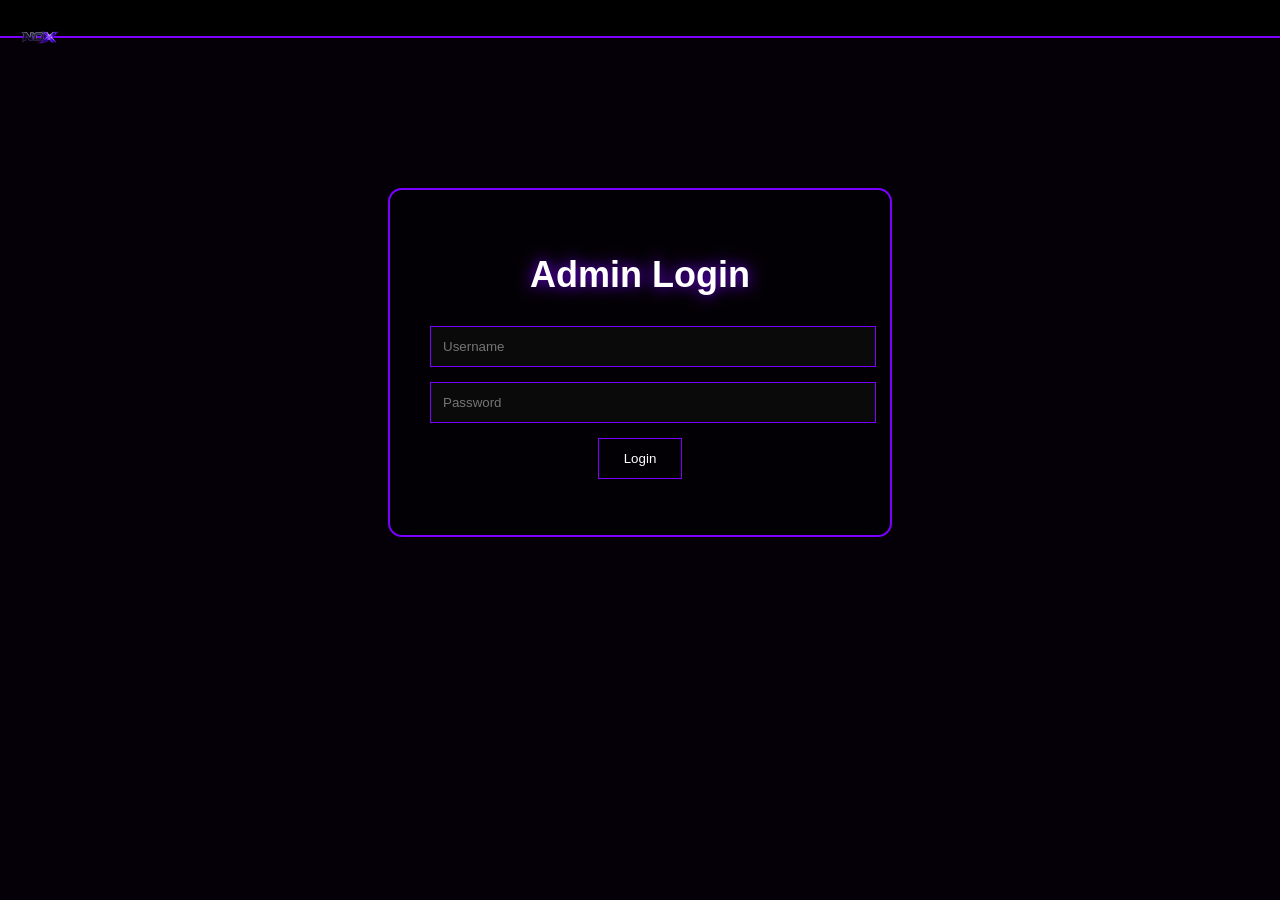
<file: admin.html>
<!DOCTYPE html>
<html lang="en">
<head>
<meta charset="UTF-8">
<title>NOX Admin Panel</title>
<link rel="icon" type="image/png" href="assets/favicon.png">

<style>

/* PAGE */

body{
margin:0;
font-family:Arial;
background:#050008;
color:white;
}

/* NAVBAR */

.navbar{
display:flex;
justify-content:center;
align-items:center;
padding:18px;
background:black;
border-bottom:2px solid #7a00ff;
}

.logo{
position:absolute;
left:20px;
height:40px;
}

/* TITLE */

.title{
text-align:center;
margin-top:100px;
font-size:40px;
text-shadow:0 0 20px #7a00ff;
}

/* TABS */

.tabs{

display:flex;
justify-content:center;
gap:15px;
margin-top:30px;

}

.tab{

padding:10px 18px;

border:1px solid #7a00ff;
background:rgba(0,0,0,.4);

cursor:pointer;

}

.tab.active{
background:#7a00ff;
}

/* PANELS */

.panel{

display:none;

max-width:900px;
margin:30px auto;

background:rgba(0,0,0,.35);

border:2px solid #7a00ff;

padding:25px;

border-radius:12px;

}

.panel.active{
display:block;
}

/* INPUTS */

input{

width:100%;
padding:10px;
margin-bottom:10px;

background:#0a0a0a;

border:1px solid #7a00ff;

color:white;

}

/* BUTTON */

button{

padding:10px 16px;

border:1px solid #7a00ff;

background:transparent;

color:white;

cursor:pointer;

}

button:hover{

background:#7a00ff;

box-shadow:0 0 15px #7a00ff;

}

/* LIST */

.item{

display:flex;
justify-content:space-between;

border:1px solid #7a00ff;

padding:8px;
margin-top:8px;

}

/* APPROVAL */

.approve{
background:green;
border:none;
}

.reject{
background:red;
border:none;
}

/* VIDEO PREVIEW */

.preview video{
width:100%;
margin-top:10px;
}
#dropZone{

border:2px dashed #7a00ff;

padding:40px;

text-align:center;

margin-bottom:15px;

cursor:pointer;

}

#clipPreview{

width:100%;
margin-top:10px;

}
</style>

</head>

<body>

<script>
if(localStorage.getItem("noxAdmin") !== "true"){
window.location.href="login.html"
}
</script>

<nav class="navbar">
<a href="index.html">
<img src="assets/logo.png" class="logo">
</a>
</nav>

<h1 class="title">NOX Admin Dashboard</h1>


<!-- TABS -->

<div class="tabs">

<div class="tab active" onclick="openTab('clips')">🎥 Clips</div>
<div class="tab" onclick="openTab('roster')">👤 Roster</div>
<div class="tab" onclick="openTab('applications')">📄 Applications</div>

</div>


<!-- CLIPS PANEL -->

<div id="clips" class="panel active">

<h3>Upload Clip</h3>

<div id="dropZone">Drag & Drop Clip Here</div>

<input id="clipTitle" placeholder="Clip Title">
<input id="clipPlayer" placeholder="Player Name">

<video id="clipPreview" controls></video>

<button onclick="saveClip()">Save Clip</button>

<div id="clipList"></div>

</div>


<!-- ROSTER PANEL -->

<div id="roster" class="panel">

<h3>Add Player</h3>

<input id="playerName" placeholder="Player Name">
<input id="playerRole" placeholder="Role">

<button onclick="addPlayer()">Add Player</button>

<div id="playerList"></div>

</div>


<!-- APPLICATIONS PANEL -->

<div id="applications" class="panel">

<h3>Join Applications</h3>

<div id="applicationList"></div>

</div>

#playerPreview{

width:120px;
margin-top:10px;

}


<script>

/* STORAGE */

let clips = JSON.parse(localStorage.getItem("noxClips")) || []
let players = JSON.parse(localStorage.getItem("noxPlayers")) || []
let applications = JSON.parse(localStorage.getItem("noxApplications")) || []


/* TAB SYSTEM */

function openTab(id){

document.querySelectorAll(".panel").forEach(p=>p.classList.remove("active"))
document.querySelectorAll(".tab").forEach(t=>t.classList.remove("active"))

document.getElementById(id).classList.add("active")

event.target.classList.add("active")

}


/* CLIP PREVIEW */

function previewClip(){

const url=document.getElementById("clipURL").value

document.getElementById("clipPreview").innerHTML=
`<video controls><source src="${url}"></video>`

}


/* ADD CLIP */

function addClip(){

const title=document.getElementById("clipTitle").value
const player=document.getElementById("clipPlayer").value
const url=document.getElementById("clipURL").value

clips.push({title,player,url})

localStorage.setItem("noxClips",JSON.stringify(clips))

renderClips()

}


/* CLIP LIST */

function renderClips(){

const list=document.getElementById("clipList")
list.innerHTML=""

clips.forEach((clip,i)=>{

const div=document.createElement("div")

div.className="item"

div.innerHTML=`
${clip.title} - ${clip.player}
<button onclick="deleteClip(${i})">X</button>
`

list.appendChild(div)

})

}


function deleteClip(i){

clips.splice(i,1)

localStorage.setItem("noxClips",JSON.stringify(clips))

renderClips()

}


/* PLAYERS */

function addPlayer(){

const name=document.getElementById("playerName").value
const role=document.getElementById("playerRole").value

players.push({name,role})

localStorage.setItem("noxPlayers",JSON.stringify(players))

renderPlayers()

}


function renderPlayers(){

const list=document.getElementById("playerList")

list.innerHTML=""

players.forEach((p,i)=>{

const div=document.createElement("div")

div.className="item"

div.innerHTML=`
${p.name} - ${p.role}
<button onclick="deletePlayer(${i})">X</button>
`

list.appendChild(div)

})

}


function deletePlayer(i){

players.splice(i,1)

localStorage.setItem("noxPlayers",JSON.stringify(players))

renderPlayers()

}


/* APPLICATIONS */

function renderApplications(){

const list=document.getElementById("applicationList")

applications.forEach((app,i)=>{

const div=document.createElement("div")

div.className="item"

div.innerHTML=`
${app.name} - ${app.game}

<div>
<button class="approve">Approve</button>
<button class="reject">Reject</button>
</div>
`

list.appendChild(div)

})

}
let clipFile = null

const dropZone = document.getElementById("dropZone")

dropZone.addEventListener("dragover", e=>{
e.preventDefault()
})

dropZone.addEventListener("drop", e=>{

e.preventDefault()

clipFile = e.dataTransfer.files[0]

const url = URL.createObjectURL(clipFile)

document.getElementById("clipPreview").src = url

})


function saveClip(){

const title = document.getElementById("clipTitle").value
const player = document.getElementById("clipPlayer").value

const reader = new FileReader()

reader.onload = function(){

const clips = JSON.parse(localStorage.getItem("noxClips")) || []

clips.push({
title:title,
player:player,
url:reader.result
})

localStorage.setItem("noxClips",JSON.stringify(clips))

renderClips()

}

reader.readAsDataURL(clipFile)

}

const imgInput = document.getElementById("playerImage")

imgInput.addEventListener("change", function(){

const file = this.files[0]

document.getElementById("playerPreview").src =
URL.createObjectURL(file)

})


function addPlayer(){

const name = document.getElementById("playerName").value
const role = document.getElementById("playerRole").value
const file = imgInput.files[0]

const reader = new FileReader()

reader.onload = function(){

const players = JSON.parse(localStorage.getItem("noxPlayers")) || []

players.push({
name:name,
role:role,
image:reader.result
})

localStorage.setItem("noxPlayers",JSON.stringify(players))

renderPlayers()

}

reader.readAsDataURL(file)

}


/* LOAD DATA */

renderClips()
renderPlayers()
renderApplications()

</script>

</body>
</html>
</file>
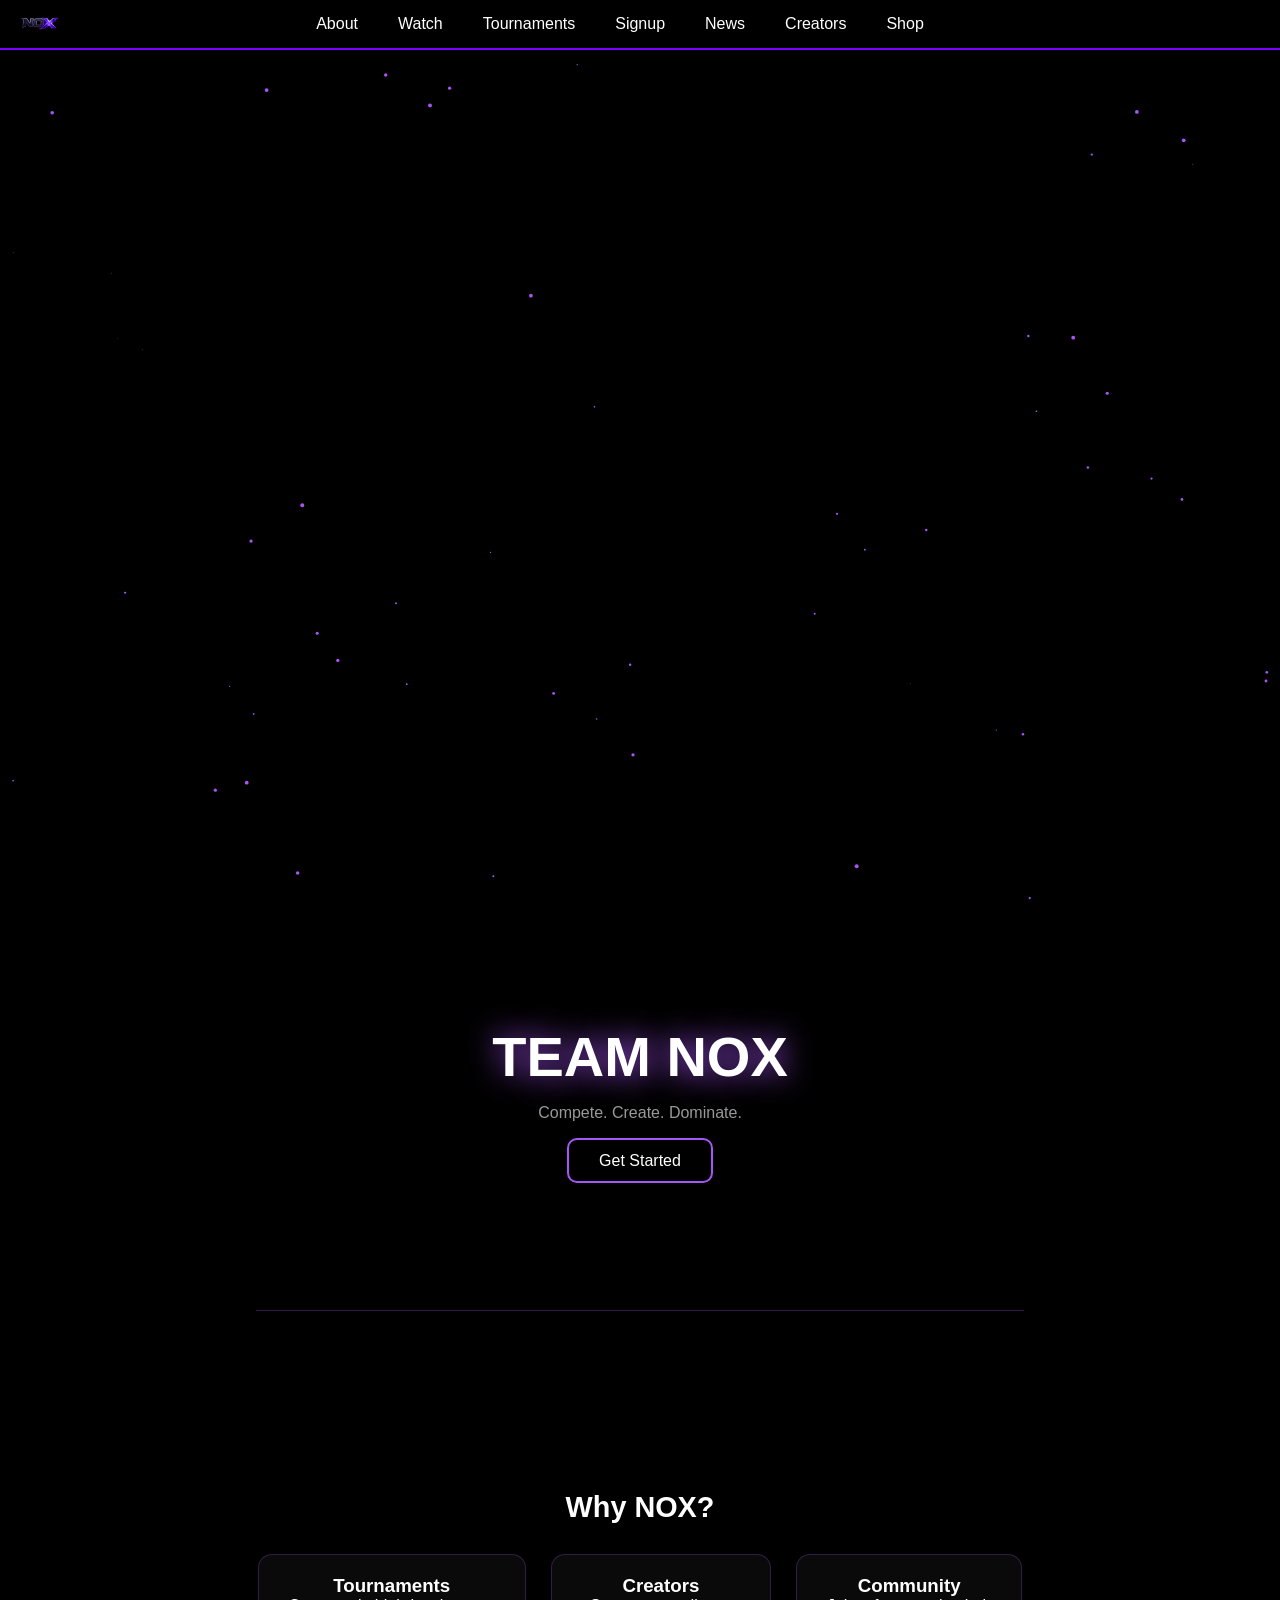
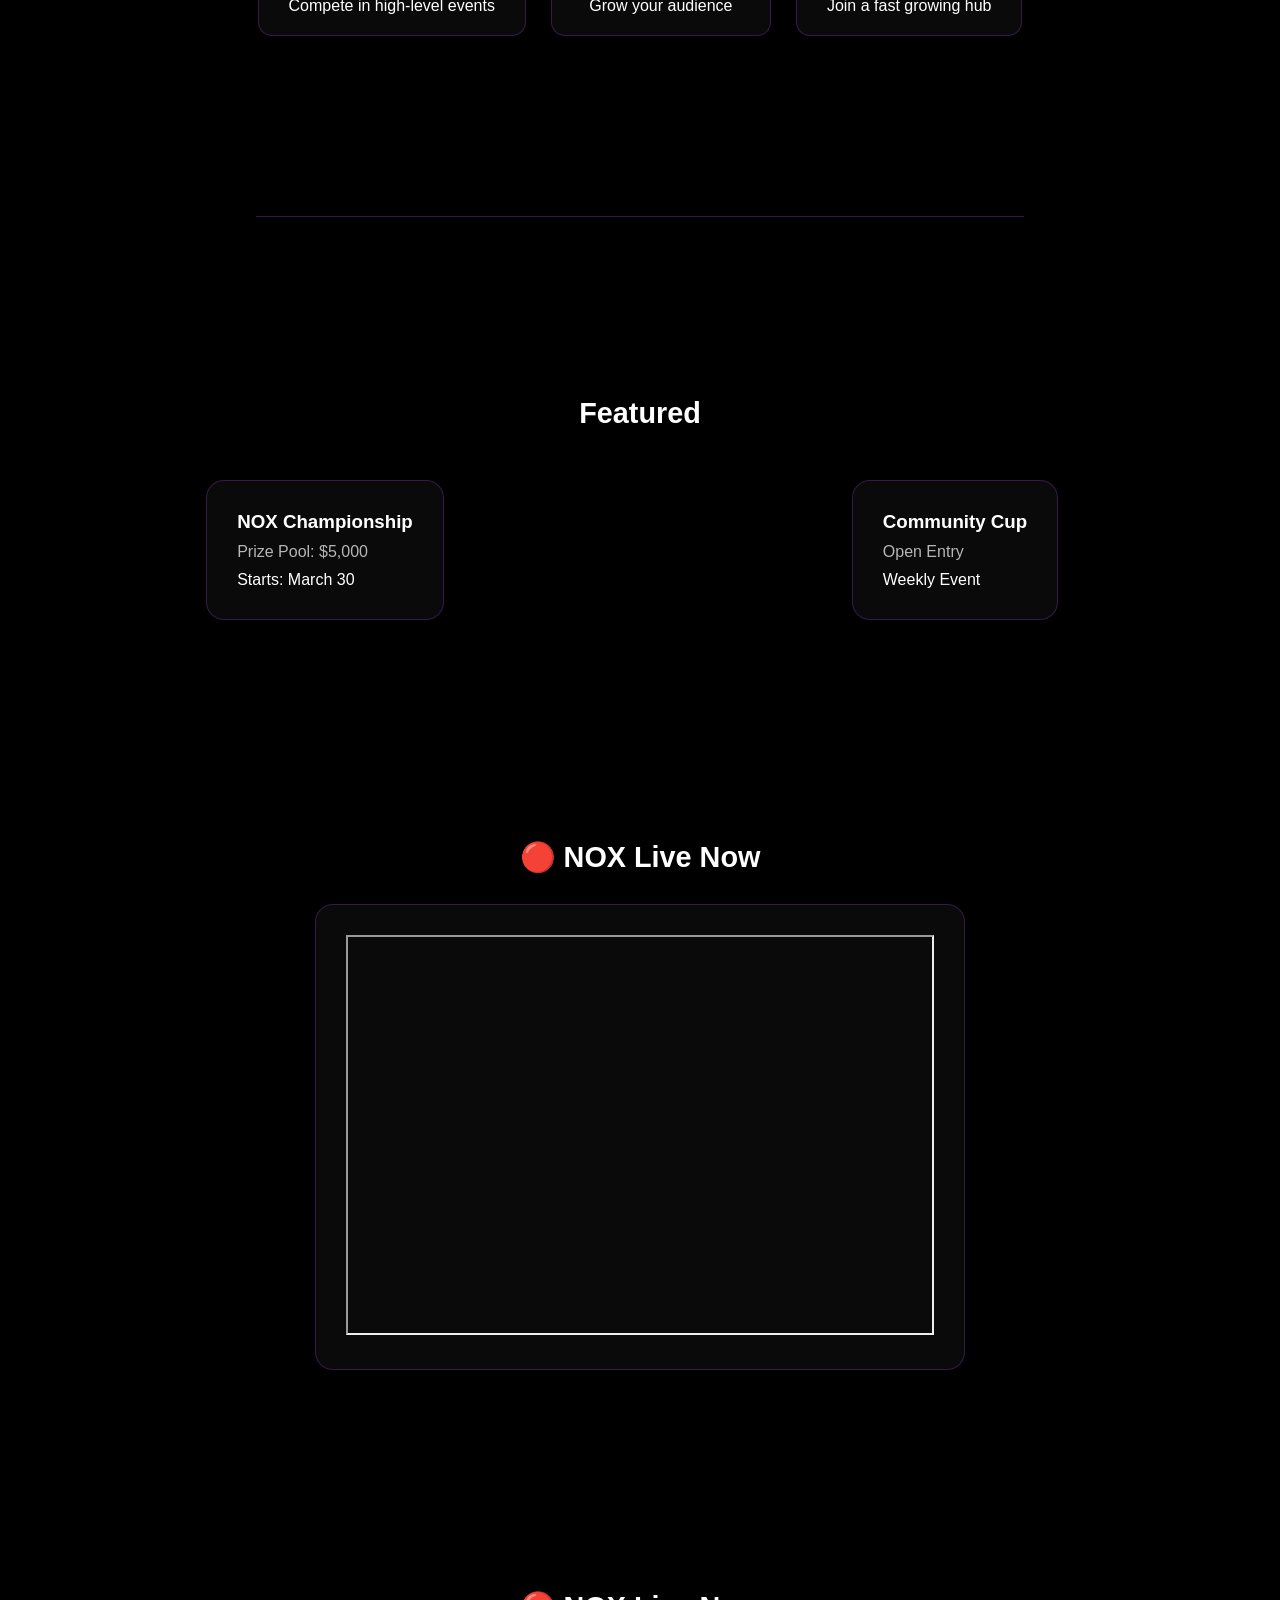
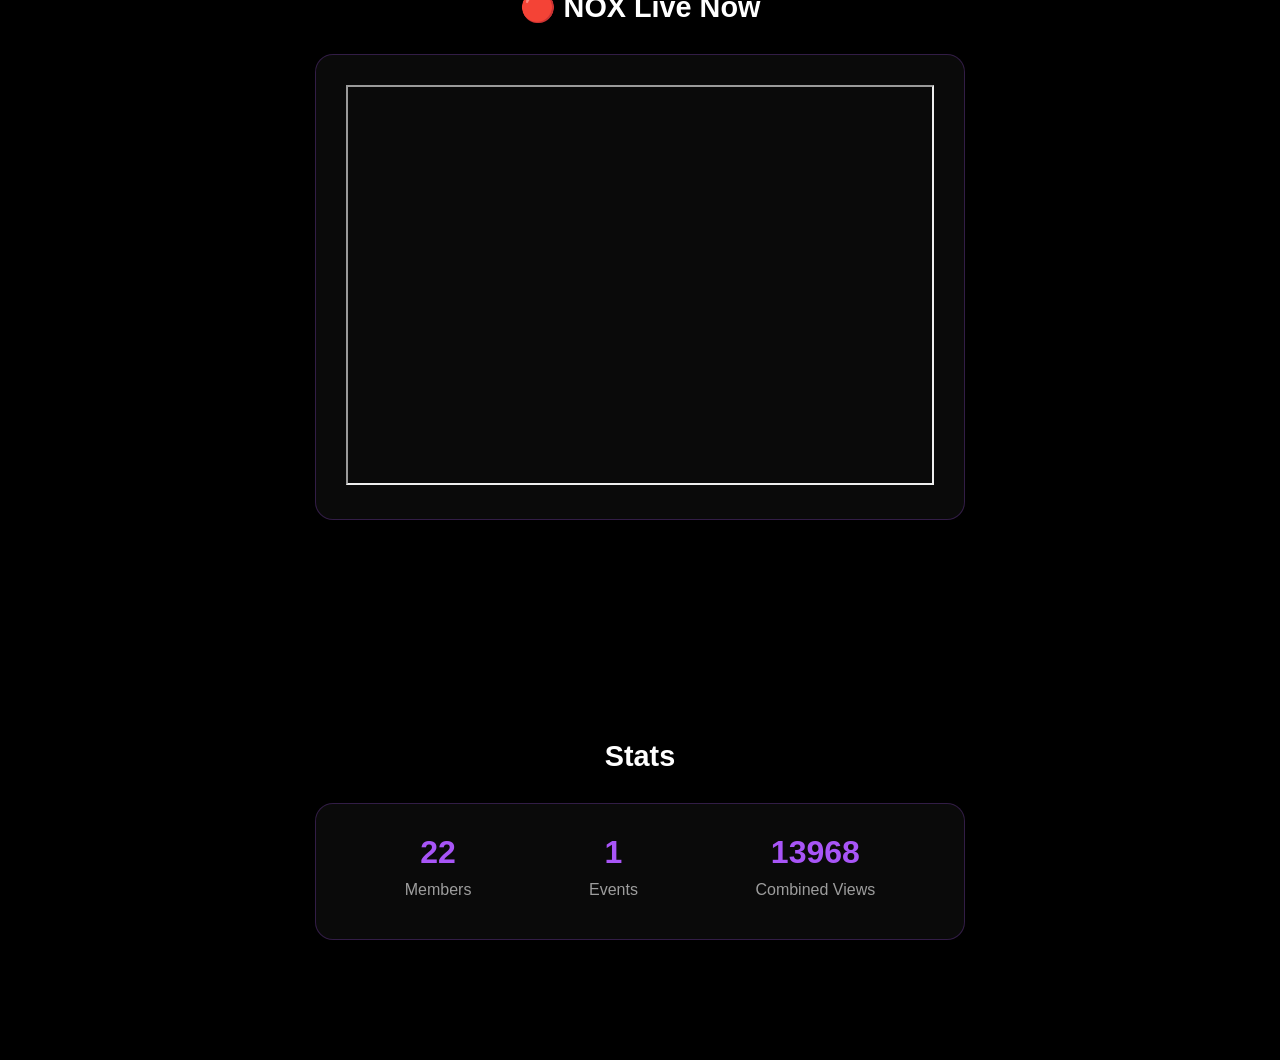
<file: home.html>
<!DOCTYPE html>
<html lang="en">
<head>
<meta charset="UTF-8">
<meta name="viewport" content="width=device-width, initial-scale=1.0">
<title>TEAM NOX</title>

<style>

/* ===== GLOBAL ===== */
* {
  margin: 0;
  padding: 0;
  box-sizing: border-box;
  font-family: Arial, sans-serif;
}

body {
  background: black;
  color: white;
  overflow-x: hidden;
}

/* NAVBAR */
.navbar{
display:flex;
align-items:center;
justify-content:center;

padding:15px;

background:black;

border-bottom:2px solid #7a00ff;

position:fixed;
width:100%;
top:0;
z-index:100;
}

.logo{

position:absolute;
left:20px;

top:50%;
transform:translateY(-50%);

height:40px;

}

.nav-links{
display:flex;
gap:40px;

list-style:none;

margin:0;
padding:0;
}

.nav-links a{
text-decoration:none;
color:white;
font-size:16px;
transition:.3s;
}

.nav-links a:hover{
color:#a64dff;
text-shadow:0 0 10px #7a00ff;
}

.video-bg{

position:fixed;
top:0;
left:0;

width:100%;
height:100%;

z-index:-2;

overflow:hidden;

}

.video-bg video{

width:100%;
height:100%;

object-fit:cover;

filter:brightness(.35);

}
/* SOCIAL PANEL CONTAINER */

.social-panels{

margin-top:220px;  /* pushes panels lower */

display:flex;
justify-content:center;
gap:60px;
flex-wrap:wrap;

}
/* ===== SECTION BASE ===== */
.section {
  padding: 100px 20px;
  text-align: center;
}

/* ===== TITLES ===== */
.section h2 {
  font-size: 1.8rem;
  margin-bottom: 30px;
}

/* ===== HERO ===== */
.hero {
  padding: 120px 20px 60px;
  text-align: center;
}

.team-title {
  font-size: 3.5rem;
  text-shadow: 0 0 30px #a855f7;
}

.tagline {
  margin: 15px 0 30px;
  color: rgba(255,255,255,0.6);
}

/* ===== BUTTON ===== */
.cta-btn {
  padding: 12px 30px;
  border: 2px solid #a855f7;
  border-radius: 10px;
  color: white;
  text-decoration: none;
  transition: 0.3s;
}

.cta-btn:hover {
  background: #a855f7;
  box-shadow: 0 0 20px #a855f7;
}

/* ===== FEATURES ===== */
.features {
  display: flex;
  justify-content: center;
  gap: 25px;
  flex-wrap: wrap;
}

.feature {
  padding: 20px 30px;
  min-width: 220px;

  background: rgba(255,255,255,0.04);
  backdrop-filter: blur(12px);

  border: 1px solid rgba(168,85,247,0.25);
  border-radius: 14px;

  transition: 0.3s;
}

.feature:hover {
  transform: translateY(-6px);
  box-shadow: 0 0 20px rgba(168,85,247,0.4);
}

/* ===== GLASS PANELS ===== */
.glass {
  max-width: 650px;
  margin: 20px auto;
  padding: 30px;

  background: rgba(255,255,255,0.04);
  backdrop-filter: blur(16px);

  border-radius: 18px;
  border: 1px solid rgba(168,85,247,0.25);

  text-align: left;
  transition: 0.3s;
}

.glass:hover {
  transform: translateY(-6px);
  box-shadow: 0 0 30px rgba(168,85,247,0.4);
}

/* ===== TEXT STYLING ===== */
.glass h3 {
  margin-bottom: 10px;
}

.glass p {
  color: rgba(255,255,255,0.7);
  margin-bottom: 10px;
}

.glass small {
  color: rgba(255,255,255,0.5);
}

/* ===== STATS ===== */
.stats {
  display: flex;
  justify-content: space-around;
  text-align: center;
}

.stat h3 {
  color: #a855f7;
  font-size: 2rem;
}

.stat p {
  color: rgba(255,255,255,0.6);
}

/* ===== DIVIDER ===== */
.divider {
  width: 60%;
  height: 1px;
  background: rgba(168,85,247,0.3);
  margin: 80px auto;
}

/* ===== SCROLL ANIMATION ===== */
.section {
  opacity: 0;
  transform: translateY(40px);
  transition: 1s;
}

.section.show {
  opacity: 1;
  transform: translateY(0);
}

/* ===== MOBILE ===== */
@media (max-width: 900px) {

  .features {
    flex-direction: column;
    align-items: center;
  }

.stat h3 {
  animation: pulse 2s infinite;
}

@keyframes pulse {
  0% { text-shadow: 0 0 10px #a855f7; }
  50% { text-shadow: 0 0 25px #a855f7; }
  100% { text-shadow: 0 0 10px #a855f7; }
}

}
.tournaments {
  display: grid;
  grid-template-columns: repeat(auto-fit, minmax(250px,1fr));
  gap: 20px;
}
</style>
</head>

<body>
<canvas id="particles"></canvas>


</div>
  <div class="video-bg">

<video autoplay muted loop playsinline>

<source src="assets/welcome1.mp4" type="video/mp4">

</video>

</div>
<!-- NAVBAR -->

<nav class="navbar">

<a href="index.html" class="logo-link">
<img src="assets/logo.png" class="logo">
</a>

<ul class="nav-links">

<li><a href="about">About</a></li>
<li><a href="watch.html">Watch</a></li>
<li><a href="tournaments.html">Tournaments</a></li>
<li><a href="signup.html">Signup</a></li>
<li><a href="news.html">News</a></li>
<li><a href="creators.html">Creators</a></li>
<li><a href="shop.html">Shop</a></li>

<div class="nav-right">

</div>

</div>

</nav>

<!-- HERO -->
<section class="hero">
  <h1 class="team-title">TEAM NOX</h1>
  <p class="tagline">Compete. Create. Dominate.</p>
  <a href="#" class="cta-btn">Get Started</a>
</section>

<div class="divider"></div>

<!-- WHY -->
<section class="section">
  <h2> Why NOX?</h2>

  <div class="features">
    <div class="feature">
      <h3> Tournaments</h3>
      <p>Compete in high-level events</p>
    </div>

    <div class="feature">
      <h3> Creators</h3>
      <p>Grow your audience</p>
    </div>

    <div class="feature">
      <h3> Community</h3>
      <p>Join a fast growing hub</p>
    </div>
  </div>
</section>

<div class="divider"></div>

<!-- FEATURED -->
<section class="section">
  <h2> Featured</h2>
<div class="tournaments">

  <div class="glass tournament">
    <h3>NOX Championship</h3>
    <p>Prize Pool: $5,000</p>
    <span>Starts: March 30</span>
  </div>

  <div class="glass tournament">
    <h3>Community Cup</h3>
    <p>Open Entry</p>
    <span>Weekly Event</span>
  </div>

</div>
</section>

<!-- LIVE -->
<section class="section">
  <h2>🔴 NOX Live Now</h2>

  <div class="glass">
    <iframe 
      src="https://player.twitch.tv/?channel=YOUR_CHANNEL&parent=localhost"
      height="400"
      width="100%"
      allowfullscreen>
    </iframe>
  </div>
</section>

<section class="section">
  <h2>🔴 NOX Live Now</h2>

  <div class="glass">
    <iframe 
      src="https://player.twitch.tv/?channel=YOUR_CHANNEL&parent=localhost"
      height="400"
      width="100%"
      allowfullscreen>
    </iframe>
  </div>
</section>

<!-- STATS -->
<section class="section">
  <h2> Stats</h2>

  <div class="glass stats">
    <div class="stat">
      <h3 class="counter" data-target="22">0</h3>
      <p>Members</p>
    </div>

    <div class="stat">
      <h3 class="counter" data-target="1">0</h3>
      <p>Events</p>
    </div>

    <div class="stat">
      <h3 class="counter" data-target="19325">0</h3>
      <p>Combined Views</p>
    </div>
  </div>
</section>

<script>
const sections = document.querySelectorAll(".section");

window.addEventListener("scroll", () => {
  sections.forEach(sec => {
    if (sec.getBoundingClientRect().top < window.innerHeight - 100) {
      sec.classList.add("show");
    }
  });
});
</script>
<script>

/* ===== CURSOR ===== */
const cursor = document.querySelector(".cursor");
document.addEventListener("mousemove", e => {
  cursor.style.left = e.clientX + "px";
  cursor.style.top = e.clientY + "px";
});

/* ===== PARTICLES ===== */
const canvas = document.getElementById("particles");
const ctx = canvas.getContext("2d");

canvas.width = window.innerWidth;
canvas.height = window.innerHeight;

let particles = [];

for (let i = 0; i < 60; i++) {
  particles.push({
    x: Math.random() * canvas.width,
    y: Math.random() * canvas.height,
    size: Math.random() * 2,
    speedX: Math.random() - 0.5,
    speedY: Math.random() - 0.5
  });
}

function animateParticles() {
  ctx.clearRect(0,0,canvas.width,canvas.height);

  particles.forEach(p => {
    p.x += p.speedX;
    p.y += p.speedY;

    ctx.fillStyle = "#a855f7";
    ctx.beginPath();
    ctx.arc(p.x, p.y, p.size, 0, Math.PI * 2);
    ctx.fill();
  });

  requestAnimationFrame(animateParticles);
}

animateParticles();

/* ===== 3D TILT ===== */
document.querySelectorAll(".feature, .glass").forEach(card => {
  card.addEventListener("mousemove", e => {
    const rect = card.getBoundingClientRect();
    const x = e.clientX - rect.left;
    const y = e.clientY - rect.top;

    const rotateX = ((y / rect.height) - 0.5) * -10;
    const rotateY = ((x / rect.width) - 0.5) * 10;

    card.style.transform = `rotateX(${rotateX}deg) rotateY(${rotateY}deg)`;
  });

  card.addEventListener("mouseleave", () => {
    card.style.transform = "rotateX(0) rotateY(0)";
  });
});

/* ===== COUNTERS ===== */
const counters = document.querySelectorAll(".counter");

counters.forEach(counter => {
  const update = () => {
    const target = +counter.getAttribute("data-target");
    const current = +counter.innerText;

    const increment = target / 100;

    if (current < target) {
      counter.innerText = Math.ceil(current + increment);
      setTimeout(update, 20);
    } else {
      counter.innerText = target;
    }
  };

  update();
});

</script>
</body>
</html>
</file>
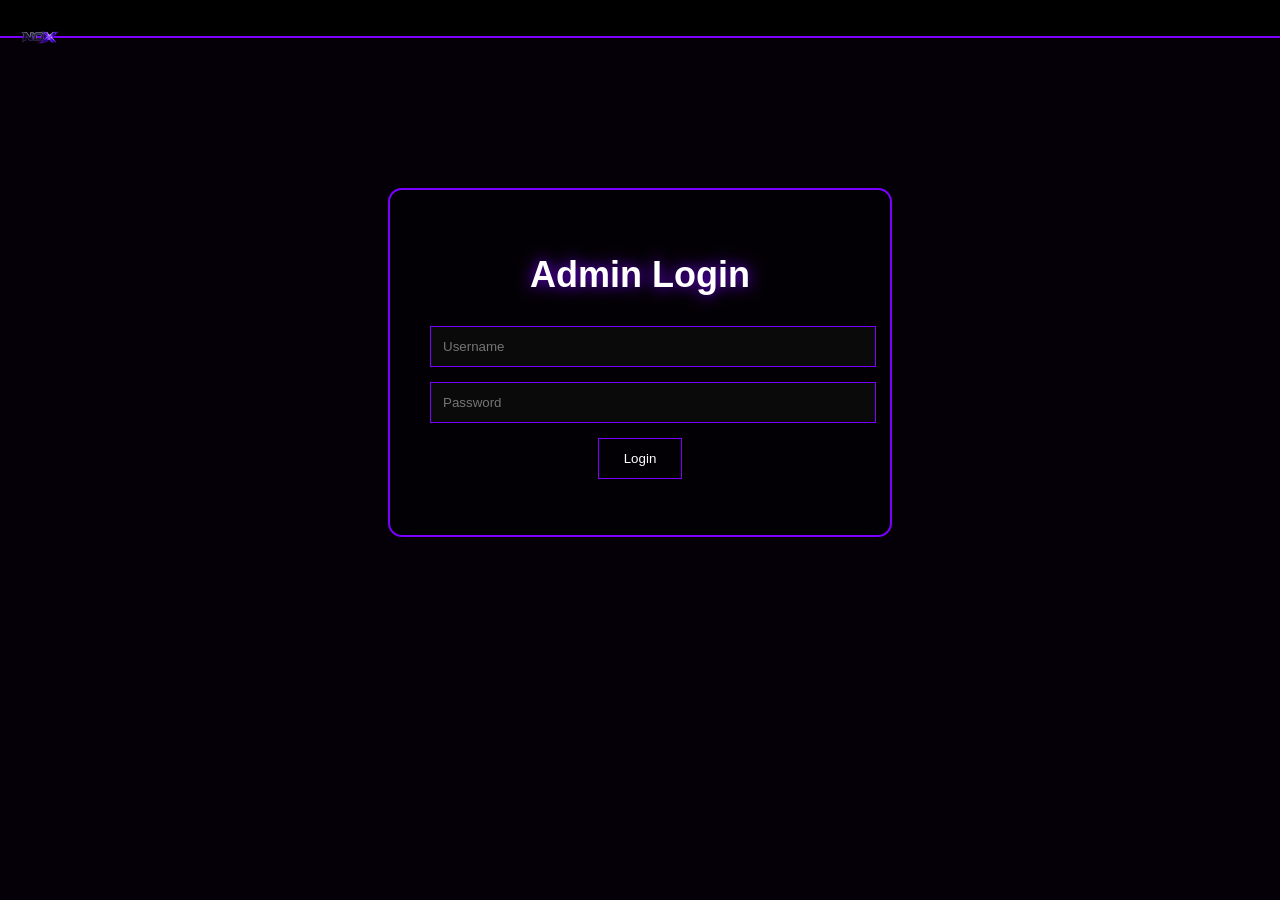
<file: login.html>
<!DOCTYPE html>
<html lang="en">

<head>
<meta charset="UTF-8">
<title>NOX Admin Login</title>

<style>

/* PAGE */

body{
margin:0;
font-family:Arial;
background:#050008;
color:white;
}

/* NAVBAR */

.navbar{
display:flex;
justify-content:center;
align-items:center;

padding:18px;

background:black;

border-bottom:2px solid #7a00ff;
}

.logo{
position:absolute;
left:20px;
height:40px;
}

/* LOGIN PANEL */

.login-container{

max-width:420px;

margin:150px auto;

background:rgba(0,0,0,0.35);

border:2px solid #7a00ff;
border-radius:14px;

padding:40px;

text-align:center;

backdrop-filter:blur(10px);

}

/* TITLE */

.login-title{

font-size:36px;

margin-bottom:30px;

text-shadow:0 0 15px #7a00ff;

}

/* INPUTS */

.login-container input{

width:100%;

padding:12px;

margin-bottom:15px;

background:#0a0a0a;

border:1px solid #7a00ff;

color:white;

}

/* BUTTON */

.login-btn{

padding:12px 25px;

border:1px solid #7a00ff;

background:transparent;

color:white;

cursor:pointer;

transition:.3s;

}

.login-btn:hover{

background:#7a00ff;

box-shadow:
0 0 10px #7a00ff,
0 0 25px #7a00ff;

}

/* ERROR */

.error{
color:red;
margin-top:10px;
}

</style>

</head>

<body>


<nav class="navbar">

<a href="index.html">
<img src="assets/logo.png" class="logo">
</a>

</nav>


<div class="login-container">

<h1 class="login-title">Admin Login</h1>

<input id="username" placeholder="Username">

<input id="password" type="password" placeholder="Password">

<button class="login-btn" onclick="login()">Login</button>

<p id="error" class="error"></p>

</div>


<script>

/* LOGIN FUNCTION */

function login(){

const user = document.getElementById("username").value
const pass = document.getElementById("password").value

/* CHANGE THESE */

const adminUser = "admin"
const adminPass = "nox2026"


if(user === adminUser && pass === adminPass){

localStorage.setItem("noxAdmin","true")

window.location.href = "admin.html"

}else{

document.getElementById("error").innerText = "Invalid login"

}

}

</script>


</body>
</html>
</file>
